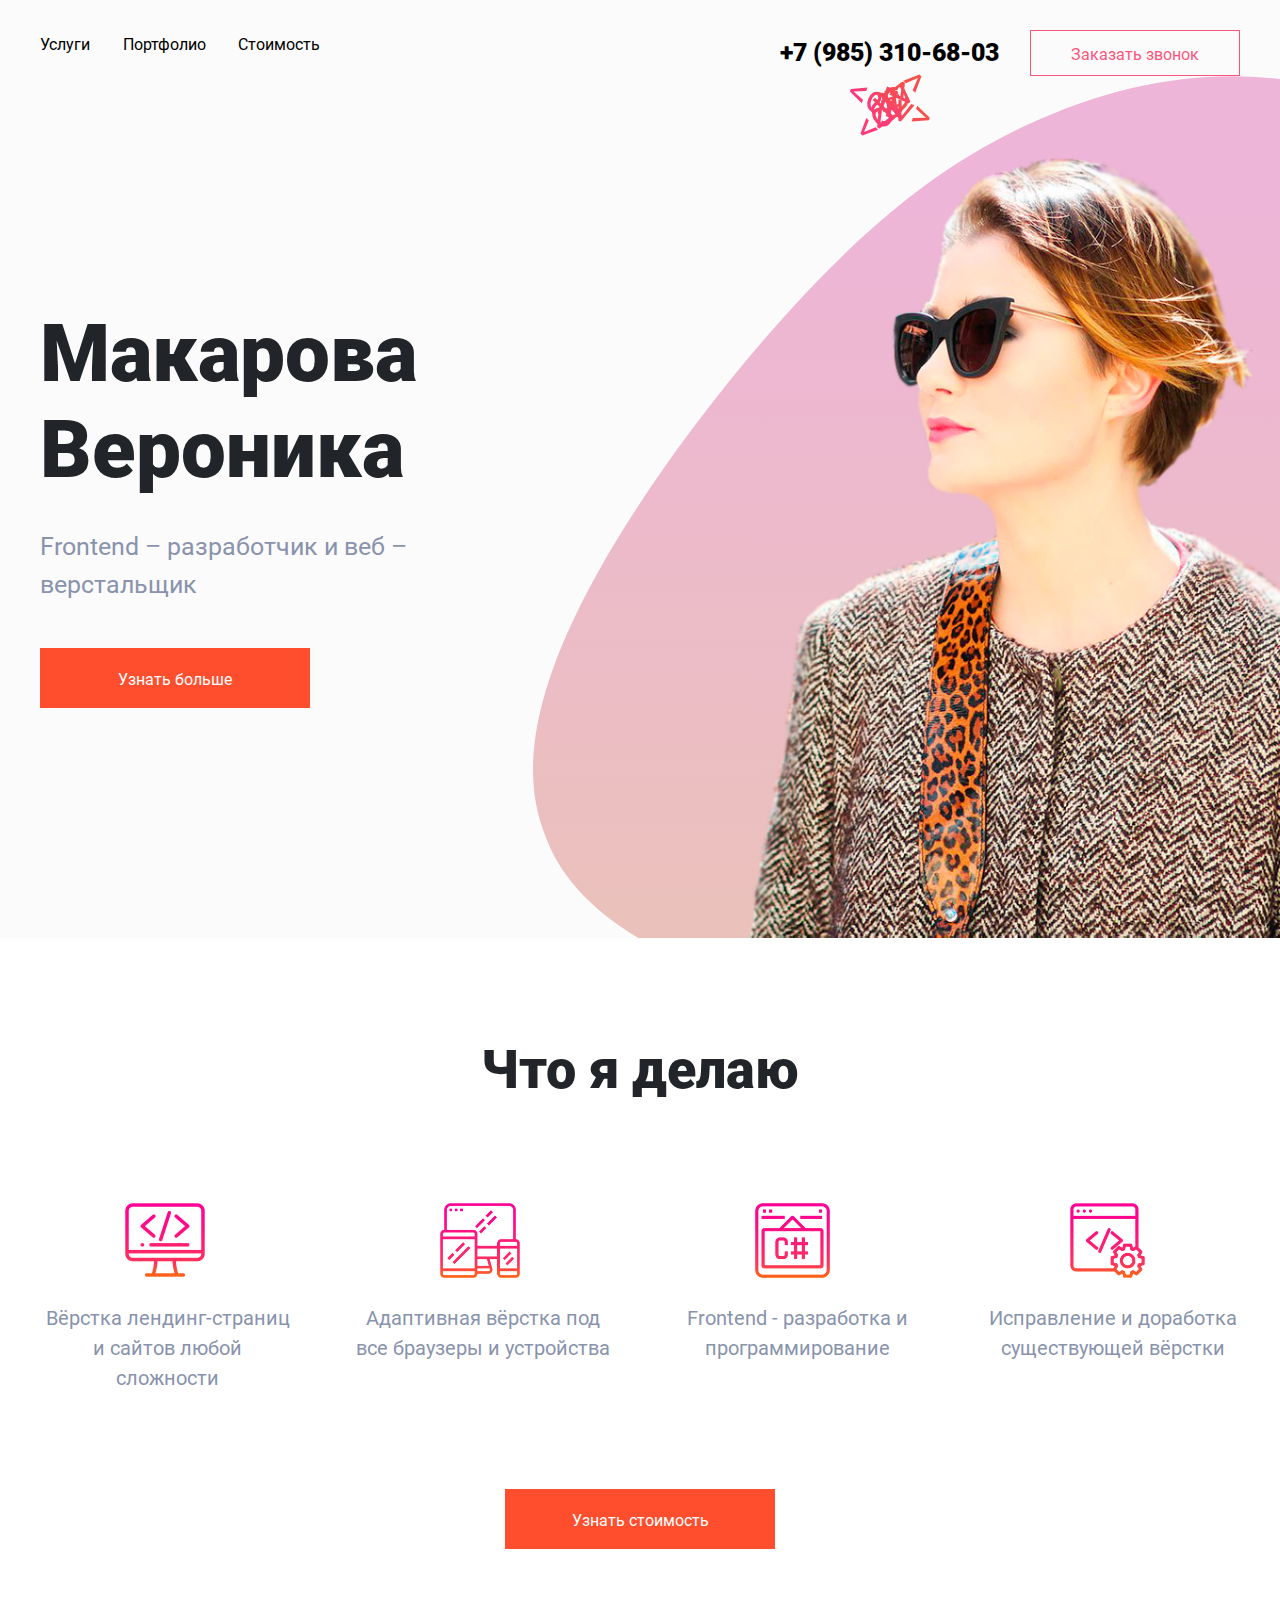
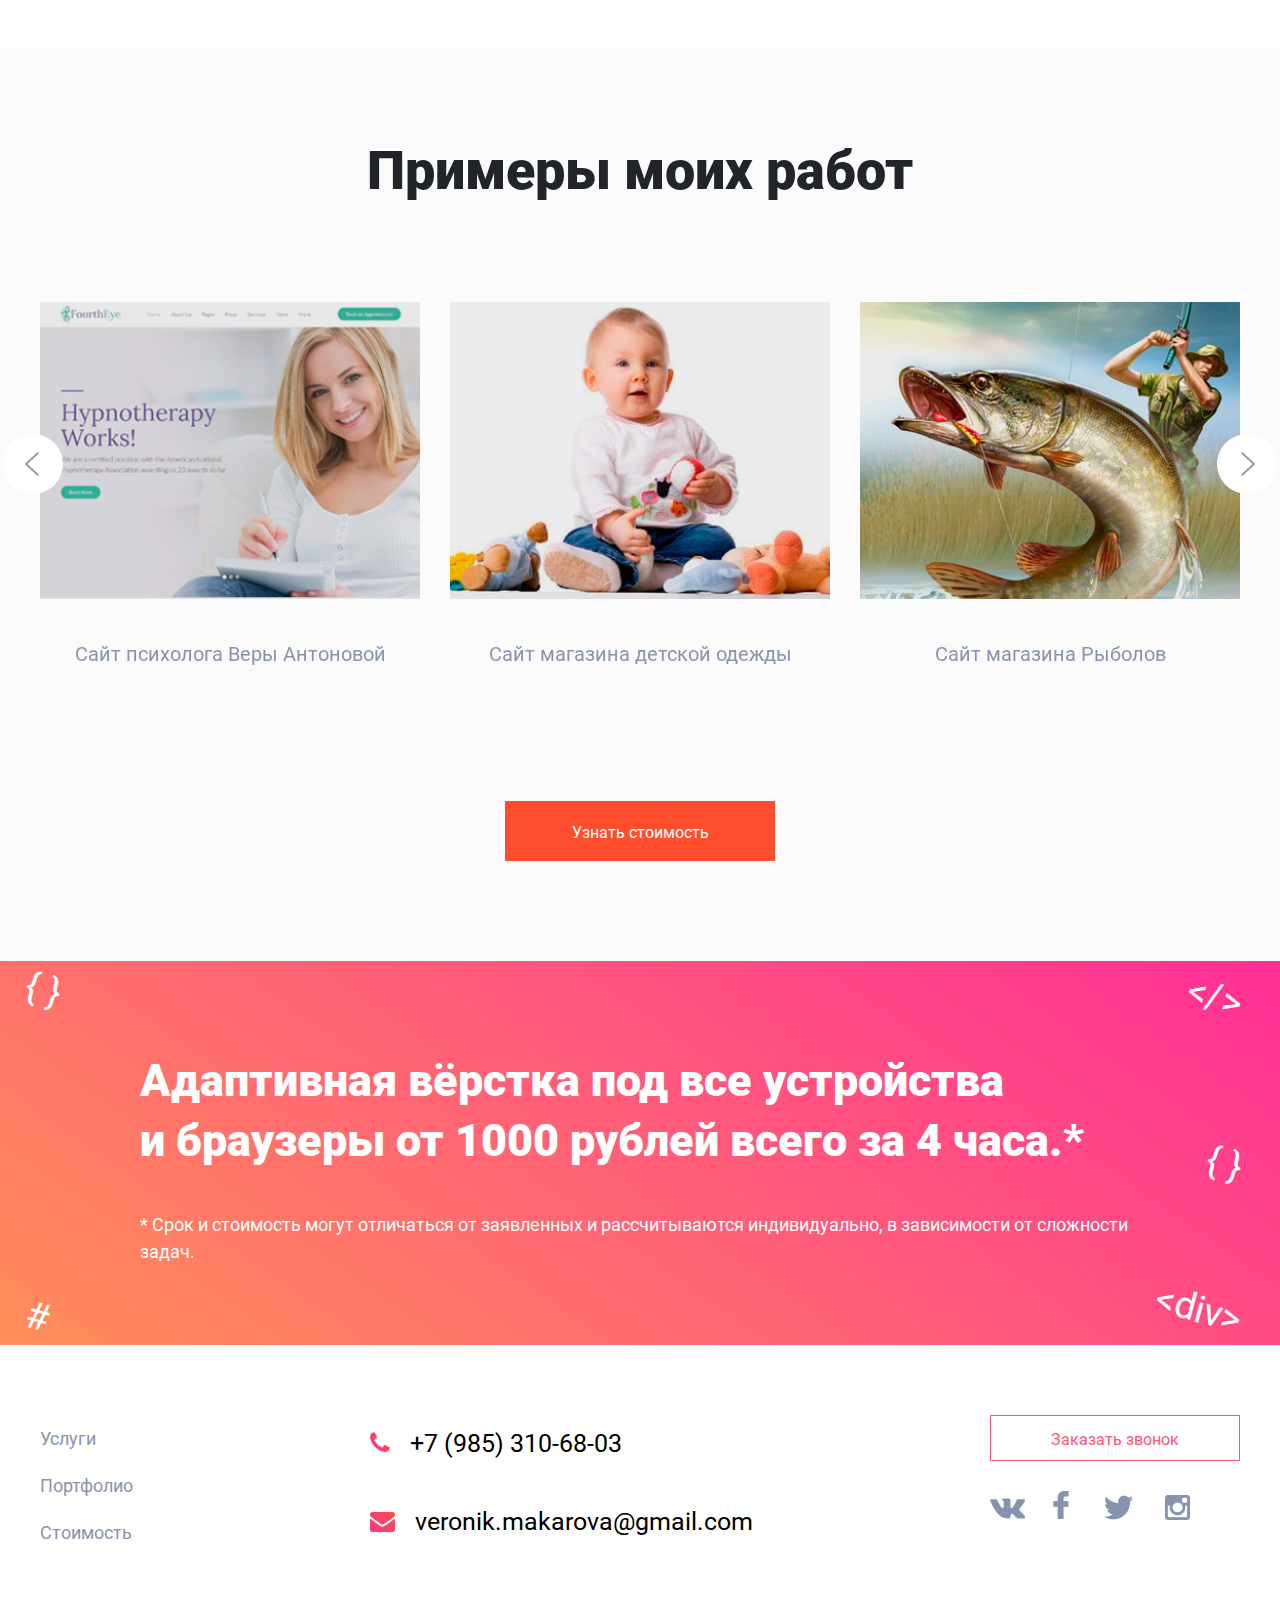
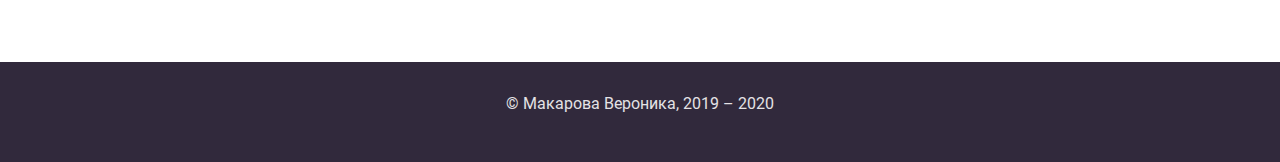
<file: index.html>
<!DOCTYPE html>
<html lang="ru">
<head>
  <meta charset="UTF-8">
  <meta name="viewport" content="width=device-width, initial-scale=1.0">
  <meta http-equiv="X-UA-Compatible" content="IE=edge">
  <title>Макарова Вероника</title>
  <link rel="stylesheet" href="https://maxcdn.bootstrapcdn.com/font-awesome/4.5.0/css/font-awesome.min.css">
  <link rel="shortcut icon" href="icons/favicon.png" type="image/png">
  <link rel="stylesheet" href="https://stackpath.bootstrapcdn.com/bootstrap/4.4.1/css/bootstrap.min.css" integrity="sha384-Vkoo8x4CGsO3+Hhxv8T/Q5PaXtkKtu6ug5TOeNV6gBiFeWPGFN9MuhOf23Q9Ifjh" crossorigin="anonymous">
  <link rel="stylesheet" type="text/css" media="screen" href="public/style.css">
  <link rel="stylesheet" type="text/css" media="screen" href="sources/swiper-bundle.min.css">
  <script src="sources/jquery-3.5.1.min.js" defer></script>
  <script src="sources/swiper-bundle.min.js" defer></script>
  <script src="https://cdn.jsdelivr.net/npm/popper.js@1.16.0/dist/umd/popper.min.js" integrity="sha384-Q6E9RHvbIyZFJoft+2mJbHaEWldlvI9IOYy5n3zV9zzTtmI3UksdQRVvoxMfooAo" crossorigin="anonymous" defer></script>
  <script src="https://stackpath.bootstrapcdn.com/bootstrap/4.4.1/js/bootstrap.min.js" integrity="sha384-wfSDF2E50Y2D1uUdj0O3uMBJnjuUD4Ih7YwaYd1iqfktj0Uod8GCExl3Og8ifwB6" crossorigin="anonymous" defer></script>
  <script src="public/script.js" defer></script>
</head>

<body>
  <!-- Layout start-->
  <div class="layout">

    <!-- Header start-->
    <header class="header">
      <div class="header__wrap wrap">
        <button class="header__burger"></button>
        <ul class="header__menu">
          <li class="header__menu-item">
            <a href="#services">Услуги</a>
          </li>
          <li class="header__menu-item">
            <a href="#portfolio">Портфолио</a>
          </li>
          <li class="header__menu-item">
            <a href="#price">Стоимость</a>
          </li>
        </ul>
        <div class="header__contacts">
          <a class="header__contacts-item" href="tel:+7(985)310-68-03">+7 (985) 310-68-03</a>
          <a class="header__contacts-button button-border" data-toggle="modal" href="#" data-target="#exampleModal">Заказать звонок</a>
          <a class="header__contacts-button--mobile button-border" data-toggle="modal" data-target="#exampleModal"></a>
        </div>
      </div>
    </header>
    <!-- Header end-->

    <!-- Main start-->
    <main>
      <!-- Preview-section start-->
      <div class="preview">
        <section class="preview__wrap wrap">
          <div class="preview__background">
            <div class="symbols">
              <span class="symbols__item symbols__item--1">{ }</span>
              <span class="symbols__item symbols__item--2">&lt;div&gt;</span>
              <span class="symbols__item symbols__item--3">#</span>
              <span class="symbols__item symbols__item--4">&lt;div&gt;</span>
              <span class="symbols__item symbols__item--5">&lt;/&gt;</span>
            </div>
          </div>
          <div class="preview__text">
            <h1 class="preview__name">Макарова Вероника</h1>
            <p class="preview__description">Frontend – разработчик и веб – верстальщик</p>
            <a class="preview__button button-background" href="#" data-toggle="modal" data-target="#exampleModal">Узнать больше</a>
          </div>
          <div class="preview__image">
            <img class="preview__avatar" src="image/avatar1.png" alt="Фото разработчика">
          </div>
        </section>
      </div>
      <!-- Preview-section end-->

      <!-- Catalog start-->
      <div class="catalog">
        <div class="catalog__wrap wrap">
          <h2 class="catalog__title" id="services">Что я делаю</h2>
          <ul class="catalog__list">
            <li class="catalog__list-item catalog__list-item--landing">Вёрстка лендинг-страниц и сайтов любой сложности</li>
            <li class="catalog__list-item catalog__list-item--adaptive">Адаптивная вёрстка под все браузеры и устройства</li>
            <li class="catalog__list-item catalog__list-item--frontend">Frontend - разработка и программирование</li>
            <li class="catalog__list-item catalog__list-item--correction">Исправление и доработка существующей вёрстки</li>
          </ul>
          <a class="catalog__button button-background" href="#" data-toggle="modal" data-target="#exampleModal">Узнать стоимость</a>
        </div>
      </div>
      <!-- Catalog end-->

      <!-- Gallery start-->
      <div class="gallery">
        <h2 class="gallery__title" id="portfolio">Примеры моих работ</h2>
        <div class="gallery__wrap wrap swiper">
          <div class="galler__swiper swiper-container">
            <ul class="gallery__list swiper-wrapper">
              <li class="gallery__list-item gallery__list-item--odigo swiper-slide">
                <a href="#">
                  <img class="gallery__list-item-image" src="image/work1.jpg" alt="Сайт психолога Веры Антоновой">
                  <p class="gallery__list-item-name">Сайт психолога Веры Антоновой</p>
                </a>
              </li>
              <li class="gallery__list-item gallery__list-item--borodach swiper-slide">
                  <a href="#">
                    <img class="gallery__list-item-image" src="image/work2.jpg" alt="Сайт магазина детской одежды">
                    <p class="gallery__list-item-name">Сайт магазина детской одежды</p>
                  </a>
              </li>
              <li class="gallery__list-item gallery__list-item--mishka swiper-slide">
                  <a href="#">
                    <img class="gallery__list-item-image" src="image/work3.jpg" alt="Сайт магазина Рыболов">
                    <p class="gallery__list-item-name">Сайт магазина Рыболов</p>
                  </a>
              </li>
            </ul>
            <div class="gallery__pagination swiper-pagination"></div>
          </div>
          <button class="gallery__slider gallery__slider--left"></button>
          <button class="gallery__slider gallery__slider--right"></button>
          <a class="gallery__button button-background" href="#" data-toggle="modal" data-target="#exampleModal">Узнать стоимость</a>
          <a class="gallery__button--mobile button-background" href="#" data-toggle="modal" data-target="#exampleModal">Заказать проект</a>
        </div>
      </div>
      <!-- Gallery end-->

      <!-- Benefits start-->
      <div class="benefits">
        <div class="benefits__wrap wrap" id="price">
          <h2 class="visually-hidden">Преимущества</h2>
          <p class="benefits__text">Адаптивная вёрстка под все устройства<br/>
              и браузеры от 1000 рублей всего за 4 часа.*</p>
          <small class="benefits__text-postscript">* Срок и стоимость могут отличаться от заявленных и рассчитываются  индивидуально,
              в зависимости от сложности задач.
          </small>
          <div class="benefits__symbols">
            <span class="benefits__symbol benefits__symbol--1">{ }</span>
            <span class="benefits__symbol benefits__symbol--2">#</span>
            <span class="benefits__symbol benefits__symbol--3">&lt;div&gt;</span>
            <span class="benefits__symbol benefits__symbol--4">&lt;/&gt;</span>
            <span class="benefits__symbol benefits__symbol--5">{ }</span>
          </div>
        </div>
      </div>
      <!-- Benefits end-->
    </main>
    <!-- Main end-->

    <!-- Footer start-->
    <footer class="footer">
      <div class="footer__wrap wrap">
        <ul class="footer__menu">
          <li class="footer__menu-item">
            <a href="#services">Услуги</a>
          </li>
          <li class="footer__menu-item">
            <a href="#portfolio">Портфолио</a>
          </li>
          <li class="footer__menu-item">
            <a href="#price">Стоимость</a>
          </li>
        </ul>
        <div class="footer__contacts">
          <a class="footer__contacts-phone" href="tel:+7(985)310-68-03">+7 (985) 310-68-03</a>
          <a class="footer__contacts-email" href="mailto:veronik.makarova@gmail.com">veronik.makarova@gmail.com</a>
        </div>
        <div class="footer__socials">
          <a class="footer__socials-button button-border" href="#" data-toggle="modal" data-target="#exampleModal">Заказать звонок</a>
          <div class="footer__socials-icon">
            <a class="footer__socials-vk" href="https://vk.com/theblackdahlia/"></a>
            <a class="footer__socials-fb" href="https://www.facebook.com/sharer/sharer.php?u=https%3A//dumilu.github.io/portfolio/"></a>
            <a class="footer__socials-tw" href="https://twitter.com/intent/tweet?text=https%3A//dumilu.github.io/portfolio/"></a>
            <a class="footer__socials-ig" href="https://www.instagram.com/veronik.mak/"></a>
          </div>
        </div>
      </div>
      <div class="footer__black-bar">
          <p class="footer__autor">© Макарова Вероника, 2019 – 2020</p>
      </div>
    </footer>
    <!-- Footer end-->

    <!-- Modal start -->

    <div class="modal fade" id="exampleModal" tabindex="-1" role="dialog" aria-labelledby="exampleModalLabel" aria-hidden="true">
      <div class="modal-dialog" role="document">
        <div class="modal-content">
          <div class="modal-header">
            <h5 class="modal-title" id="exampleModalLabel" >Заказать звонок</h5>
            <button type="button" class="close" data-dismiss="modal" aria-label="Close">
              <span aria-hidden="true">&times;</span>
            </button>
          </div>
          <div class="modal-body">
            <form id="form" action="send.php" method="post">
              <div class="form-group">
                <label for="exampleInputEmail1">* Адрес электронной почты:</label>
                <input type="email" name="email" placeholder="Укажите e-mail" class="form-control" id="exampleInputEmail1" aria-describedby="emailHelp" required>
                <small id="emailHelp" class="form-text text-muted">Мы никогда не передадим вашу электронную почту кому-либо еще.</small>
              </div>
              <div class="form-group form-name">
                <label for="exampleInputName">* Имя:</label>
                <input type="text" name="fio" placeholder="Иван Иванов" class="form-control" id="exampleInputName" required>
              </div>
              <div class="form-group">
                <label for="exampleInputPassword1">* Телефон:</label>
                <input type="tel" name="tel" placeholder="+7(___)___-__-__" class="form-control" id="exampleInputPassword1" required>
              </div>
              <div id="form_result"></div>
              <div class="modal-footer">
                <button type="button" class="btn btn-secondary" data-dismiss="modal">Закрыть</button>
                <input type="submit" class="btn btn-primary btn-accent" value="Отправить">
              </div>
            </form>
          </div>
        </div>
      </div>
    </div>

    <!-- Modal end -->

  </div>
</body>
</html>
</file>
<file: public/style.css>
/* roboto-regular - latin_cyrillic */
@font-face {
  font-display: swap;
  font-family: 'Roboto';
  font-style: normal;
  font-weight: 400;
  src: local('Roboto'), local('Roboto-Regular'),
       url('../fonts/roboto-v20-latin_cyrillic-regular.woff2') format('woff2'), /* Super Modern Browsers */
       url('../fonts/roboto-v20-latin_cyrillic-regular.woff') format('woff'); /* Modern Browsers */
}
/* roboto-900 - latin_cyrillic */
@font-face {
  font-display: swap;
  font-family: 'Roboto';
  font-style: normal;
  font-weight: 900;
  src: local('Roboto Black'), local('Roboto-Black'),
       url('../fonts/roboto-v20-latin_cyrillic-900.woff2') format('woff2'), /* Super Modern Browsers */
       url('../fonts/roboto-v20-latin_cyrillic-900.woff') format('woff'); /* Modern Browsers */
}

* {
  margin: 0;
  padding: 0;
  box-sizing: border-box;
  font-family: 'Roboto';
  font-size: 16px;
}

A,
button,
input {
  cursor: pointer;
}

A:hover {
  color: #000000;
  text-decoration: none;
}

INPUT[type="checkbox"].visually-hidden,
INPUT[type="radio"].visually-hidden,
.visually-hidden:not(:focus):not(:active),
.visually-hidden {
  position: absolute;
  width: 1px;
  height: 1px;
  margin: -1px;
  border: 0;
  padding: 0;
  white-space: nowrap;
  -webkit-clip-path: inset(100%);
          clip-path: inset(100%);
  clip: rect(0 0 0 0);
  overflow: hidden;
}

/* Layout */
.layout {
  margin: 0 auto;
  min-width: 320px;
  overflow: hidden;
  background-color: #fbfbfb;
}

.wrap {
  max-width: 1280px;
  margin: 0 auto;
  padding: 0 40px;
}

@media (max-width: 768px) {
  .wrap {
    padding: 0 20px;
  }
}

/* Header start */
.header {
  width: 100%;
}

.header__wrap {
  position: relative;
  max-width: 1280px;
  margin: 0 auto;
  padding: 30px 40px 60px;
  display: flex;
  justify-content: space-between;
  align-items: center;
}

@media (max-width: 768px) {
  .header__wrap {
    padding-left: 20px;
    padding-right: 20px;
  }
}

.header__burger {
  display: none;
}

.header__burger:focus {
  outline: hotpink;
}

@media (max-width: 1024px) {
  .header__burger {
    position: relative;
    display: block;
    width: 45px;
    height: 35px;
    background: url(../icons/strips.png) no-repeat;
    border: none;
    z-index: 10;
  }
}

@media (max-width: 768px) {
  .header__burger {
    width: 25px;
    height: 20px;
    background-size: cover;
  }
}

.header__menu {
  display: flex;
  list-style: none;
  width: 280px;
  justify-content: space-between;
}

@media (max-width: 1024px) {
  .header__menu {
    position: absolute;
    top: 76px;
    height: auto;
    flex-direction: column;
    align-items: flex-end;
    border: 1px solid #fc557c;
    background: #fbfbfb;
    transition: all 0.2s;
    z-index: 20;
    overflow: hidden;
  }
}

@media (max-width: 768px) {
  .header__menu {
    width: 140px;
  }
}

.header__menu-item a {
  text-decoration: none;
  color: black;
  border-bottom: 1px solid transparent;
}

@media (max-width: 1024px) {
  .header__menu-item a {
    margin: 10px;
    display: block;
    font-size: 20px;
  }
}

.header__menu-item a:hover {
  color: #fc557c;
  border-bottom: 1px solid #fc557c;
  transition: 0.2s;
}

.header__contacts {
  display: flex;
  width: 460px;
  justify-content: space-between;
  align-items: center;
}

@media (max-width: 768px) {
  .header__contacts {
    width: calc(100% / 2 + 80px);
  }
}

.header__contacts-item {
  font-size: 25px;
  font-weight: bold;
  color: black;
  text-decoration: none;
}

@media (max-width: 768px) {
  .header__contacts-item {
    font-size: 18px;
  }
}

.header__contacts-button {
  width: 210px;
  height: 46px;
}

.header__contacts-button--mobile {
  display: none;
}

@media (max-width: 768px) {
  .header__contacts-button {
    display: none;
  }

  .header__contacts-button--mobile {
    position: relative;
    display: block;
    width: 26px;
    height: 26px;
    border: 1px solid #ff4e2e;
    border-radius: 50%;
  }

  .header__contacts-button--mobile::before {
    position: absolute;
    content: "\f095";
    top: 2px;
    left: 6px;
    font-family: FontAwesome;
    background: linear-gradient(45deg, #ff2f96, #f35b2e);
    -webkit-background-clip: text;
    -webkit-text-fill-color: transparent;
  }
}

.button-border {
  padding-top: 12px;
  text-decoration: none;
  text-align: center;
  color: #fc557c;
  border: 1px solid #fc557c;
  transition: all 0.2s;
  box-shadow: none;
}

.button-border:hover,
.button-border:focus {
  color: #fc557c;
  box-shadow: 0 0 10px #fc557c;
}

.button-border:active {
  color: #fc557c;
  box-shadow: 0 0 20px #b0062d;
}

/* Header end */

/* Main start */

/* Preview-section start */

.preview {
  background-color: #fbfbfb;
}

.preview__wrap {
  position: relative;
  display: flex;
  justify-content: space-between;
}

@media (max-width: 768px) {
  .preview__wrap {
    flex-direction: column;
  }
}

.preview__background {
  position: absolute;
  top: -60px;
  right: -400px;
  width: calc(100% + 300px);
  height: calc(100% + 150px);
  background-image: url(../icons/ellipse.svg);
  background-position-x: right;
  background-repeat: no-repeat;
  background-size: contain;
}

@media (max-width: 1024px) {
  .preview__background {
    top: 190px;
    right: -70px;
    width: 100%;
    height: 82%;
  }
}

@media (max-width: 768px) {
  .preview__background {
    order: 1;
    top: 70px;
    right: -30px;
    width: 140%;
    height: 100%;
  }
}

.symbols {
  height: 100%;
  display: flex;
  justify-content: space-around;
}

.symbols__item {
  position: absolute;
  font-size: 38px;
  background: linear-gradient(45deg, #ff2f96, #f35b2e);
  background: -webkit-linear-gradient(45deg, #ff2f96, #f35b2e);
  -webkit-background-clip: text;
  -webkit-text-fill-color: transparent;
}

@media (max-width: 768px) {
  .symbols__item {
    font-size: 25px;
  }
}

@keyframes fly-1 {
  from {
    top: 0;
    left: 0;
  }
  to {
    top: 15%;
    left: 40%;
  }
}

@media (max-width: 1024px) {
  @keyframes fly-1 {
    from {
      top: 0;
      left: 0;
    }
    to {
      top: -15%;
      left: 30%;
    }
  }
}

@media (max-width: 768px) {
  @keyframes fly-1 {
    from {
      top: 0;
      left: 40%;
    }
    to {
      top: -15%;
      left: 80%;
    }
  }
}

@media (max-width: 425px) {
  @keyframes fly-1 {
    from {
      top: -20%;
      left: 50%;
    }
    to {
      top: -15%;
      left: 80%;
    }
  }
}

@keyframes fly-2 {
  from {
    top: 0;
    left: 0;
  }
  to {
    top: 5%;
    left: 45%;
  }
}

@media (max-width: 1024px) {
  @keyframes fly-2 {
    from {
      top: 0;
      left: 0;
    }
    to {
      top: -35%;
      left: 4%;
    }
  }
}

@media (max-width: 768px) {
  @keyframes fly-2 {
    from {
      top: 0;
      left: 40%;
    }
    to {
      top: -10%;
      left: 40%;
    }
  }
}

@media (max-width: 425px) {
  @keyframes fly-2 {
    from {
      top: -20%;
      left: 50%;
    }
    to {
      top: -10%;
      left: 70%;
    }
  }
}

@keyframes fly-3 {
  from {
    top: 0;
    left: 0;
  }
  to {
    top: 7%;
    left: -2%;
  }
}

@media (max-width: 1024px) {
  @keyframes fly-3 {
    from {
      top: 0;
      left: 0;
    }
    to {
      top: 5%;
      left: 50%;
    }
  }
}

@media (max-width: 768px) {
  @keyframes fly-3 {
    from {
      top: 0;
      left: 40%;
    }
    to {
      top: 5%;
      left: 35%;
    }
  }
}

@media (max-width: 425px) {
  @keyframes fly-3 {
    from {
      top: -20%;
      left: 50%;
    }
    to {
      top: -20%;
      left: 60%;
    }
  }
}

@keyframes fly-4 {
  from {
    top: 0;
    left: 0;
  }
  to {
    top: -1%;
    left: 10%;
  }
}

@media (max-width: 1024px) {
  @keyframes fly-4 {
    from {
      top: 0;
      left: 0;
    }
    to {
      top: -15%;
      left: 40%;
    }
  }
}

@media (max-width: 768px) {
  @keyframes fly-4 {
    from {
      top: 0;
      left: 40%;
    }
    to {
      top: 25%;
      left: 35%;
    }
  }
}

@media (max-width: 425px) {
  @keyframes fly-4 {
    from {
      top: -20%;
      left: 50%;
    }
    to {
      top: -10%;
      left: 30%;
    }
  }
}

@keyframes fly-5 {
  from {
    top: 0;
    left: 0;
  }
  to {
    top: 70%;
    left: 20%;
  }
}

@media (max-width: 1024px) {
  @keyframes fly-5 {
    from {
      top: 0;
      left: 0;
    }
    to {
      top: 60%;
      left: 20%;
    }
  }
}

@media (max-width: 768px) {
  @keyframes fly-5 {
    from {
      top: 0;
      left: 40%;
    }
    to {
      top: 5%;
      left: 90%;
    }
  }
}

@media (max-width: 425px) {
  @keyframes fly-5 {
    from {
      top: -20%;
      left: 50%;
    }
    to {
      top: -5%;
      left: 85%;
    }
  }
}

.symbols__item--1 {
  transform: rotate(45deg);
  animation: fly-1 3s forwards;
}

.symbols__item--2 {
  transform: rotate(20deg);
  animation: fly-2 3s forwards;
}

.symbols__item--3 {
  transform: rotate(-20deg);
  animation: fly-3 3s forwards;
}

.symbols__item--4 {
  transform: rotate(-45deg);
  animation: fly-4 3s forwards;
}

.symbols__item--5 {
  transform: rotate(-60deg);
  animation: fly-5 3s forwards;
}

.preview__text {
  padding-top: 170px;
  padding-bottom: 230px;
  flex: 1;
  z-index: 10;
}

@media (max-width: 1024px) {
  .preview__text {
    flex: 2.7;
  }
}

@media (max-width: 768px) {
  .preview__text {
    width: calc(100% + 40px);
    padding-top: 20px;
    padding-bottom: 40px;
    z-index: 10;
    position: relative;
    left: -20px;
    order: 3;
    background-color: #FFFFFF;
  }
}

.preview__name {
  font-size: 80px;
  font-weight: bold;
  margin-bottom: 30px;
}

@media (max-width: 1024px) {
  .preview__name {
    font-size: 54px;
  }
}

@media (max-width: 768px) {
  .preview__name {
    margin: 0 auto;
    margin-bottom: 10px;
    font-size: 30px;
    text-align: center;
  }
}

.preview__description {
  font-size: 25px;
  color: #8993ad;
  margin-bottom: 45px;
}

@media (max-width: 768px) {
  .preview__description {
    text-align: center;
    margin-bottom: 30px;
    font-size: 16px;
  }
}

.preview__button {
  display: block;
  width: 270px;
  height: 60px;
}

@media (max-width: 1024px) {
  .preview__button {
    width: 320px;
    height: 66px;
    font-size: 18px;
  }
}

@media (max-width: 768px) {
  .preview__button {
    margin: 0 auto;
    height: 56px;
    font-size: 16px;
  }
}

@media (max-width: 425px) {
  .preview__button {
    width: 280px;
  }
}

.button-background {
  padding-top: 20px;
  text-decoration: none;
  text-align: center;
  color: #ffffff;
  background-color: #ff4e2e;
  transition: 0.2s;
}

.button-background:hover,
.button-background:focus {
  color: #ffffff;
  background-color: #ec2300;
}

.button-background:active {
  color: #ffffff;
  background-color: #ad2f19;
}

.preview__image {
  background: transparent;
  position: relative;
  flex: 1.5;
  z-index: 10;
}

@media (max-width: 768px) {
  .preview__image {
    order: 2;
    width: calc(100% + 40px);
    min-height: 360px;
  }
}

.preview__avatar {
  max-width: 700px;
  position: absolute;
  bottom: 0;
  right: -200px;
}

@media (max-width: 1024px) {
  .preview__avatar {
    max-height: 620px;
  }
}

@media (max-width: 768px) {
  .preview__avatar {
    max-height: 400px;
    left: calc(100% / 4);
  }
}

@media (max-width: 425px) {
  .preview__avatar {
    left: 0;
    max-height: 350px;
  }
}

/* Preview-section end */

/* Catalog start */

.catalog {
  position: relative;
  z-index: 10;
  background-color: #ffffff;
}

.catalog__wrap {
  padding-top: 100px;
  padding-bottom: 100px;
}

@media (max-width: 1024px) {
  .catalog__wrap {
    padding-top: 86px;
    padding-bottom: 106px;
  }
}

@media (max-width: 768px) {
  .catalog__wrap {
    padding-top: 0px;
    padding-bottom: 50px;
  }
}

.catalog__title {
  margin-bottom: 100px;
  font-size: 54px;
  font-weight: bold;
  text-align: center;
}

@media (max-width: 1024px) {
  .catalog__title {
    margin-bottom: 90px;
    font-size: 54px;
    font-weight: bold;
    text-align: center;
  }
}

@media (max-width: 768px) {
  .catalog__title {
    margin-bottom: 50px;
    font-size: 30px;
  }
}

.catalog__list {
  display: flex;
  flex-wrap: wrap;
  justify-content: space-between;
  list-style: none;
}

@media (max-width: 1024px) {
  .catalog__list {
    margin: 0 auto 20px auto;
    max-width: 640px;
    justify-content: space-between;
  }
}

@media (max-width: 768px) {
  .catalog__list {
    margin-bottom: 0;
  }
}

.catalog__list-item {
  margin-bottom: 80px;
  position: relative;
  width: calc((100% - 180px) / 4);
  padding-top: 100px;
  display: block;
  font-size: 20px;
  text-align: center;
  color: #8993ad;
}

@media (max-width: 1024px) {
  .catalog__list-item {
    width: calc((100% - 130px) / 2);
  }
}

@media (max-width: 768px) {
  .catalog__list-item {
    margin: 0 auto 50px auto;
    padding-top: 70px;
    width: 245px;
    font-size: 15px;
    line-height: 25px;
  }
}

.catalog__list-item::before {
  content: '';
  position: absolute;
  top: 0;
  left: 85px;
  width: 80px;
  height: 75px;
  background-size: contain;
  background-repeat: no-repeat;
}

@media (max-width: 768px) {
  .catalog__list-item::before {
    left: 92px;
    width: 60px;
    height: 55px;
  }
}

.catalog__list-item--landing::before {
  background-image: url(../icons/tools2.png);
}

.catalog__list-item--adaptive::before {
  background-image: url(../icons/responsive2.png);
}

.catalog__list-item--frontend::before {
  background-image: url(../icons/programming2.png);
}

.catalog__list-item--correction::before {
  background-image: url(../icons/coding2.png);
}

.catalog__button {
  display: block;
  margin: 0 auto;
  width: 270px;
  height: 60px;
}

@media (max-width: 1024px) {
  .catalog__button {
    width: 320px;
    height: 66px;
    font-size: 18px;
  }
}

@media (max-width: 425px) {
  .catalog__button {
    width: 280px;
    height: 56px;
    font-size: 16px;
  }
}

/* Catalog end */

/* Gallery start */

.gallery {
  background-color: #fbfbfb;
}

.gallery__title {
  padding: 90px 0;
  text-align: center;
  font-size: 54px;
  font-weight: bold;
}

@media (max-width: 768px) {
  .gallery__title {
    padding: 45px 20px 40px;
    font-size: 30px;
  }
}

.gallery__wrap {
  position: relative;
  padding-bottom: 100px;
  background: transparent;
}

@media (max-width: 768px) {
  .gallery__wrap {
    padding-bottom: 50px;
  }
}

.gallery__list {
  padding-bottom: 100px;
}

@media (max-width: 768px) {
  .gallery__list{
    padding-bottom: 50px;
  }
}

.gallery__list-item {
  list-style: none;
}

.gallery__list-item a {
  text-decoration: none;
  color: #8993ad;
}

.gallery__list-item-image {
  width: 100%;
}

.gallery__list-item-name {
  padding-top: 40px;
  text-align: center;
  font-size: 20px;
}

@media (max-width: 1024px) {
  .gallery__list-item-name {
    padding-top: 25px;
    font-size: 25px;
  }
}

@media (max-width: 768px) {
  .gallery__list-item-name {
    padding-top: 15px;
    font-size: 18px;
  }
}

.gallery__pagination {
  display: none;
}

@media (max-width: 1024px) {
  .gallery__pagination {
    display: block;
  }
}

.gallery__slider {
  position: absolute;
  top: 20%;
  background: url('../icons/arrow.png') no-repeat top;
  border-radius: 50%;
  width: 65px;
  height: 60px;
  border: transparent;
  z-index: 20;
  transition: 0.2s;
}

.gallery__slider:focus {
  outline: 1px dotted;
}

@media (max-width: 1024px) {
  .gallery__slider {
    display: none;
  }
}

.gallery__slider--left {
  left: 0px;
}

.gallery__slider--right {
  transform: rotate(180deg);
  right: 0px;
}

.gallery__wrap:hover .gallery__slider {
  display: block;
}

.gallery__button {
  margin: 0 auto;
  display: block;
  width: 270px;
  height: 60px;
}

@media (max-width: 1024px) {
  .gallery__button {
    display: none;
  }
}

.gallery__button--mobile {
  display: none;
}

@media (max-width: 768px) {
  .gallery__button--mobile {
    display: block;
    margin: 40px auto 0;
    width: 320px;
    height: 66px;
    font-size: 18px;
  }
}

@media (max-width: 425px) {
  .gallery__button--mobile {
    width: 280px;
    height: 56px;
    font-size: 16px;
  }
}

span.swiper-pagination-bullet {
  width: 15px;
  height: 15px;
}

span.swiper-pagination-bullet-active {
  background-color: #f35b2e;
}

/* Gallery end */

/* Benefits start */

.benefits {
  background: linear-gradient(-145deg, #ff2f96, #ff8f5a);
}

.benefits__wrap {
  padding-top: 90px;
  padding-bottom: 80px;
  position: relative;
}

@media (max-width: 1024px) {
  .benefits__wrap {
    padding-top: 76px;
    letter-spacing: -1px;
  }
}

@media (max-width: 768px) {
  .benefits__wrap {
    padding-top: 40px;
    padding-bottom: 40px;
  }
}

.benefits__text {
  margin: 0 auto;
  display: block;
  max-width: 1000px;
  font-size: 45px;
  line-height: 60px;
  font-weight: bold;
  color: #FFFFFF;
}

@media (max-width: 768px) {
  .benefits__text {
    font-size: 28px;
    line-height: 40px;
  }
}

.benefits__text-postscript {
  margin: 0 auto;
  padding-top: 40px;
  display: block;
  max-width: 1000px;
  font-size: 18px;
  color: #FFFFFF;
}

@media (max-width: 1024px) {
  .benefits__text-postscript {
    padding-top: 30px;
    letter-spacing: 0px;
    line-height: 28px;
  }
}

@media (max-width: 768px) {
  .benefits__text-postscript {
    font-size: 14px;
    line-height: 30px;
  }
}

.benefits__symbols {
  height: 100%;
  display: flex;
  justify-content: space-between;
}

.benefits__symbol {
  position: absolute;
  font-size: 38px;
  color: #FFFFFF;
}

@media (max-width: 768px) {
  .benefits__symbol {
    font-size: 25px;
  }
}

.benefits__symbol--1 {
  top: 0;
  left: 2%;
  transform: rotate(15deg);
}

.benefits__symbol--2 {
  top: 85%;
  left: 2%;
  transform: rotate(15deg);
}

.benefits__symbol--3 {
  bottom: 2%;
  right: 3%;
  transform: rotate(15deg);
}

.benefits__symbol--4 {
  top: 2%;
  right: 3%;
  transform: rotate(15deg);
}

.benefits__symbol--5 {
  bottom: 40%;
  right: 3%;
  transform: rotate(15deg);
}

/* Benefits end */

/* Main end */

/* Footer start */

.footer {
  background: #FFFFFF;
}

.footer__wrap {
  padding-top: 80px;
  padding-bottom: 80px;
  display: flex;
  justify-content: space-between;
}

@media (max-width: 1024px) {
  .footer__wrap {
    padding-top: 100px;
    padding-bottom: 45px;
    flex-wrap: wrap;
  }
}

@media (max-width: 768px) {
  .footer__wrap {
    padding-top: 44px;
    padding-bottom: 50px;
  }
}

@media (max-width: 768px) {
  .footer__menu {
    margin-bottom: 25px;
    margin-right: 25px;
  }
}

.footer__menu-item {
  list-style: none;
  margin-bottom: 20px;
}

@media (max-width: 1024px) {
  .footer__menu-item {
    margin-bottom: 15px;
  }
}

.footer__menu-item a {
  text-decoration: none;
  color: #8993ad;
  font-size: 18px;
}

@media (max-width: 768px) {
  .footer__menu-item a {
    font-size: 15px;
  }
}

.footer__menu-item a:hover {
  color: #fc557c;
  border-bottom: 1px solid;
  transition: 0.2s;
}

.footer__contacts {
  margin-right: 10px;
  display: flex;
  flex-direction: column;
}

.footer__contacts a {
  margin-bottom: 40px;
  text-decoration: none;
  color: #000000;
  font-size: 25px;
}

@media (max-width: 768px) {
  .footer__contacts a {
    margin-bottom: 22px;
    font-size: 20px;
  }
}

.footer__contacts-phone::before {
  content: "\f095";
  padding-left: 10px;
  padding-right: 20px;
  font-family: FontAwesome;
  background: linear-gradient(45deg, #ff2f96, #f35b2e);
  -webkit-background-clip: text;
  -webkit-text-fill-color: transparent;
}

@media (max-width: 768px) {
  .footer__contacts-phone::before {
    width: 15px;
    height: 15px;
    padding-left: 0;
    padding-right: 5px;
    background-size: cover;
  }
}

.footer__contacts-email::before {
  content: "\f0e0";
  padding-left: 10px;
  padding-right: 20px;
  font-family: FontAwesome;
  background: linear-gradient(45deg, #ff2f96, #f35b2e);
  -webkit-background-clip: text;
  -webkit-text-fill-color: transparent;
}

@media (max-width: 768px) {
  .footer__contacts-email::before {
    width: 15px;
    height: 15px;
    padding-left: 0;
    padding-right: 5px;
    background-size: cover;
  }
}

@media(max-width: 768px) {
  .footer__socials {
    margin: 0 auto;
  }
}

.footer__socials-button {
  display: block;
  margin-top: -10px;
  width: 250px;
  height: 46px;
}

@media (max-width: 1024px) {
  .footer__socials-button {
    margin-top: 0;
  }
}

@media (max-width: 768px) {
  .footer__socials-button {
    width: 280px;
    height: 58px;
    padding-top: 20px;
    text-decoration: none;
    text-align: center;
    color: #ffffff;
    background-color: #ff4e2e;
    transition: 0.2s;
  }
}

@media (max-width: 768px) {
  .footer__socials-button:hover,
  .footer__socials-button:active,
  .footer__socials-button:focus {
    background-color: #ec2300;
    color: #FFFFFF;
    box-shadow: none;
    transition: 0.2s;
  }
}

.footer__socials-icon {
  display: flex;
  justify-content: space-between;
  margin-top: 30px;
  width: 200px;
}

@media (max-width: 768px) {
  .footer__socials-icon {
    margin-top: 50px;
  }
}

.footer__socials-icon a {
  display: block;
  width: 40px;
  height: 29px;
  background-image: url(../icons/sprite.png);
}

.footer__socials-vk {
  background-position: 0 0;
}

.footer__socials-fb {
  background-position: -55px 0;
}

.footer__socials-tw {
  background-position: 90px 0;
}

.footer__socials-ig {
  background-position: 40px 0;
}

.footer__black-bar {
  padding: 30px 0;
  background-color: #31293c;
}

@media (max-width: 768px) {
  .footer__black-bar {
    padding: 20px 0;
  }
}

.footer__autor {
  text-align: center;
  color: #e4e2e5;
  font-size: 16px;
}

@media (max-width: 768px) {
  .footer__autor {
    font-size: 12px;
  }
}

/* Footer end */

/* Modal */

.btn-accent {
  background-color: #f35b2e;
  border: #f35b2e;
}

.btn-accent:hover,
.btn-accent:focus {
  background-color: #ec2300;
}

input.btn-accent:active {
  background-color: #b0062d;
}
</file>
